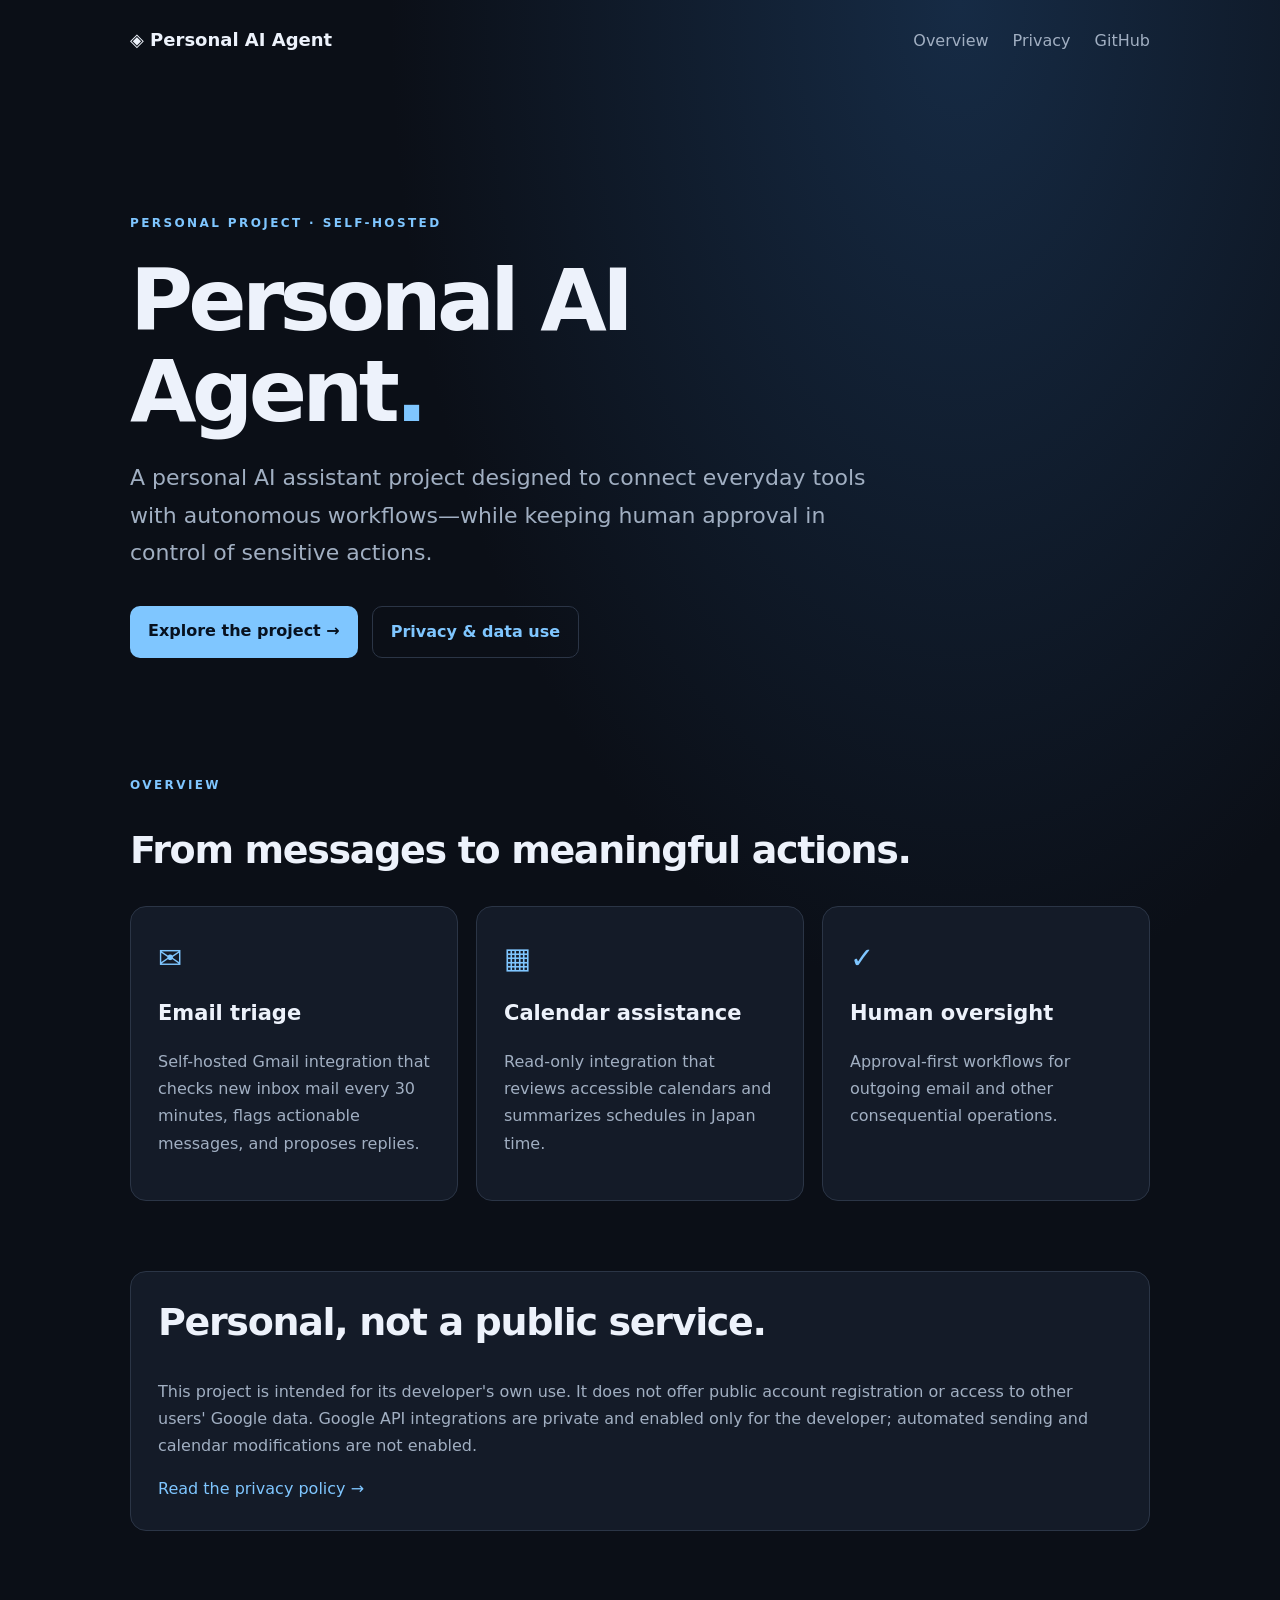
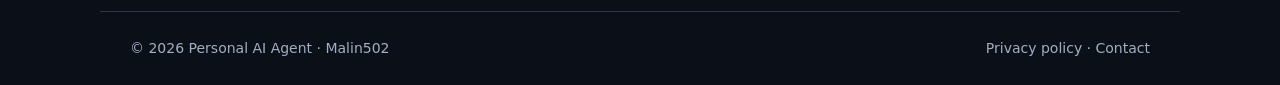
<file: index.html>
<!doctype html>
<html lang="en"><head><meta charset="utf-8"><meta name="viewport" content="width=device-width, initial-scale=1"><meta name="description" content="Personal AI Agent — a privately operated, self-hosted assistant project."><title>Personal AI Agent | Malin502</title><link rel="stylesheet" href="/assets/style.css"></head>
<body><header class="nav"><a class="brand" href="/">◈ Personal AI Agent</a><nav><a href="#overview">Overview</a><a href="/privacy/">Privacy</a><a href="https://github.com/Malin502/personal-ai-agent-site">GitHub</a></nav></header><main>
<section class="hero"><p class="eyebrow">PERSONAL PROJECT · SELF-HOSTED</p><h1>Personal AI Agent<span class="accent">.</span></h1><p class="lede">A personal AI assistant project designed to connect everyday tools with autonomous workflows—while keeping human approval in control of sensitive actions.</p><div class="actions"><a class="primary" href="#overview">Explore the project →</a><a class="secondary" href="/privacy/">Privacy &amp; data use</a></div></section>
<section id="overview"><p class="eyebrow">OVERVIEW</p><h2>From messages to meaningful actions.</h2><div class="cards"><article><span class="symbol">✉</span><h3>Email triage</h3><p>Self-hosted Gmail integration that checks new inbox mail every 30 minutes, flags actionable messages, and proposes replies.</p></article><article><span class="symbol">▦</span><h3>Calendar assistance</h3><p>Read-only integration that reviews accessible calendars and summarizes schedules in Japan time.</p></article><article><span class="symbol">✓</span><h3>Human oversight</h3><p>Approval-first workflows for outgoing email and other consequential operations.</p></article></div></section>
<section class="notice"><h2>Personal, not a public service.</h2><p>This project is intended for its developer's own use. It does not offer public account registration or access to other users' Google data. Google API integrations are private and enabled only for the developer; automated sending and calendar modifications are not enabled.</p><a href="/privacy/">Read the privacy policy →</a></section>
</main><footer><span>© 2026 Personal AI Agent · Malin502</span><span><a href="/privacy/">Privacy policy</a> · <a href="https://github.com/Malin502/personal-ai-agent-site/issues">Contact</a></span></footer></body></html>
</file>
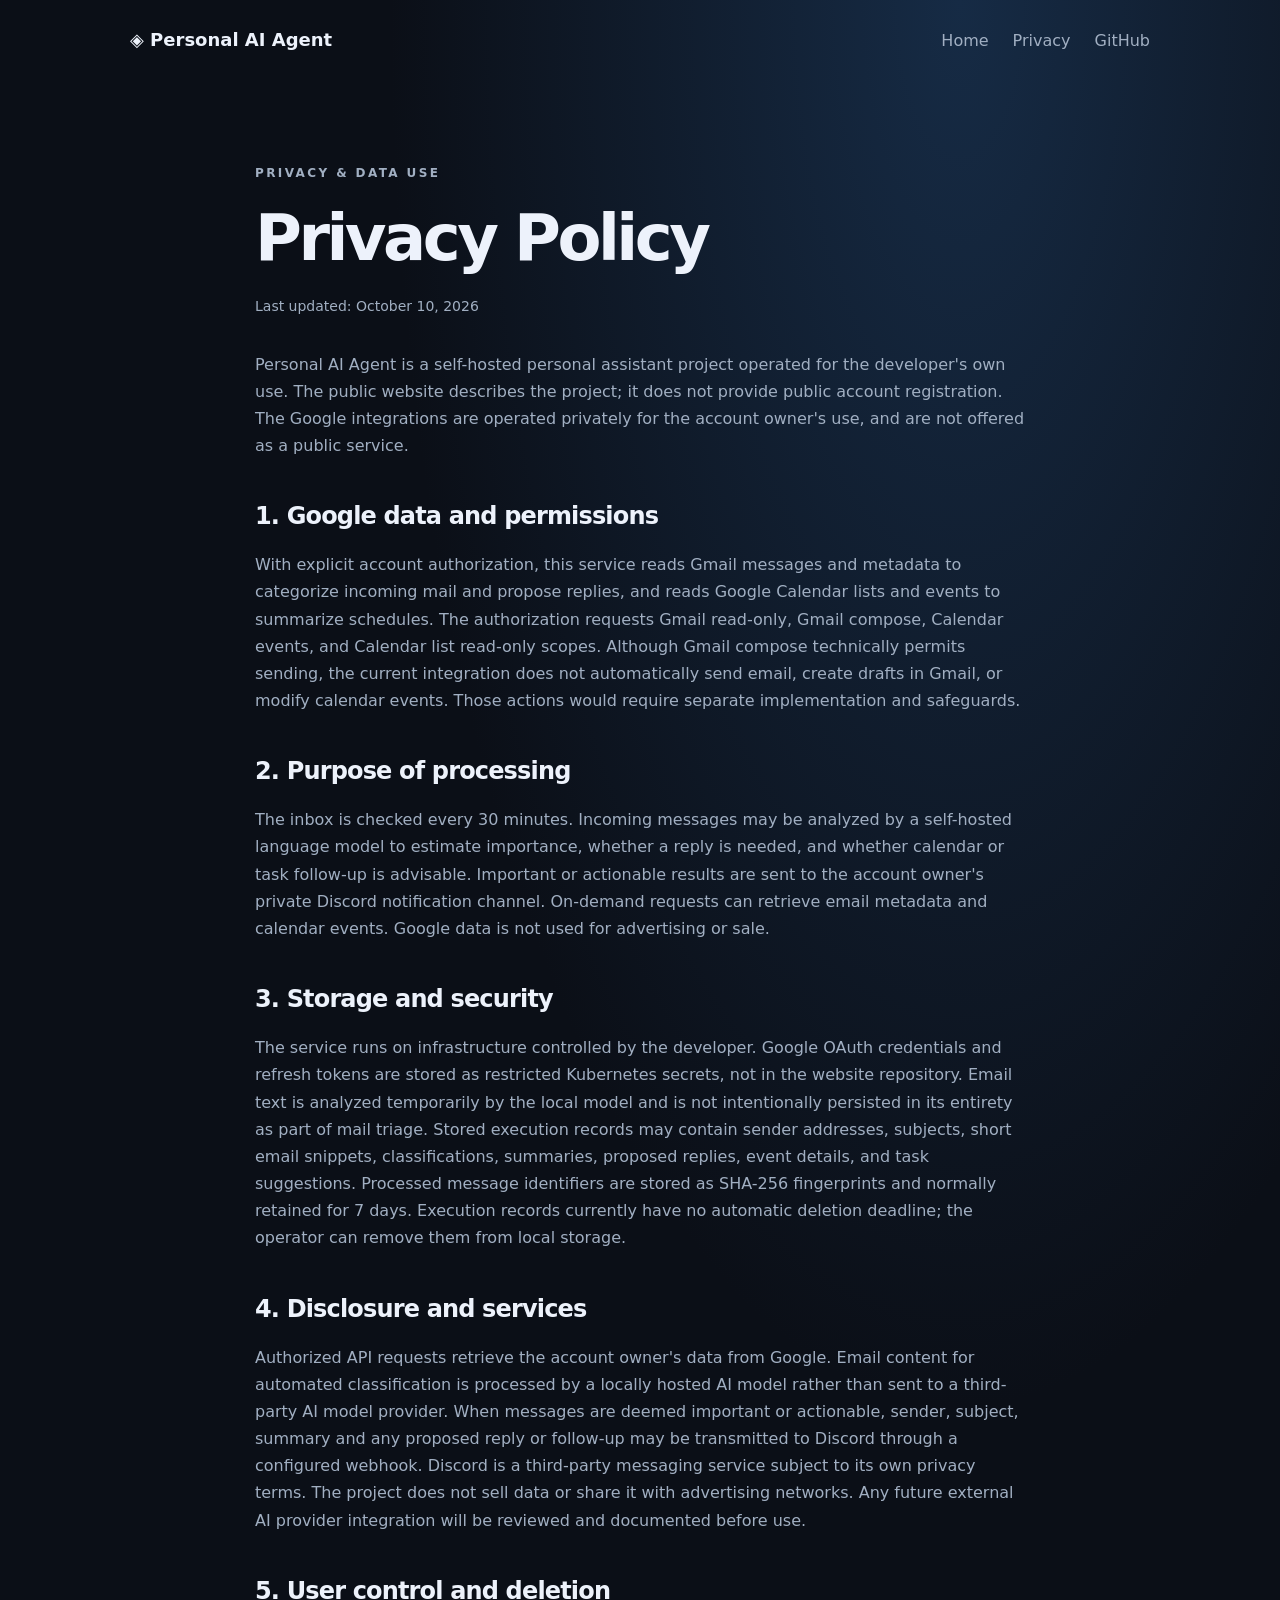
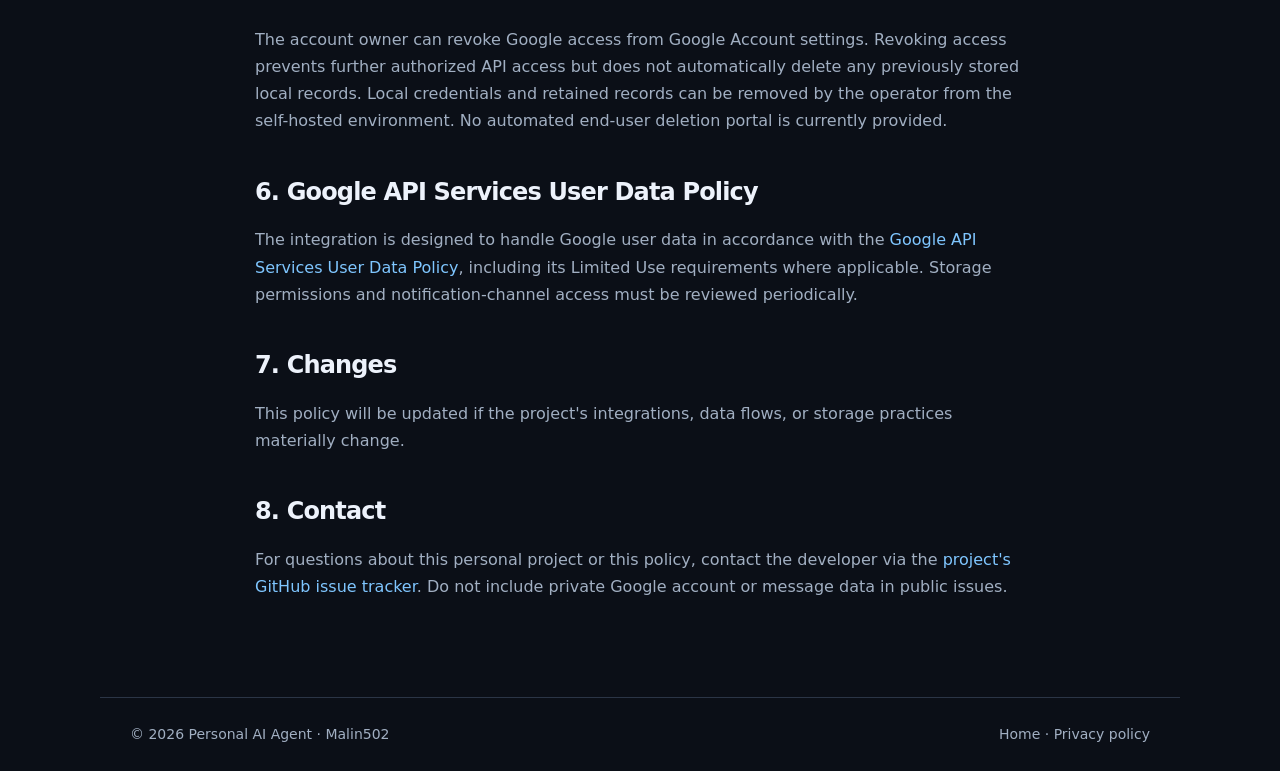
<file: privacy/index.html>
<!doctype html>
<html lang="en"><head><meta charset="utf-8"><meta name="viewport" content="width=device-width, initial-scale=1"><meta name="description" content="Privacy information for Personal AI Agent."><title>Privacy Policy | Personal AI Agent</title><link rel="stylesheet" href="/assets/style.css"></head>
<body><header class="nav"><a class="brand" href="/">◈ Personal AI Agent</a><nav><a href="/">Home</a><a href="/privacy/" aria-current="page">Privacy</a><a href="https://github.com/Malin502/personal-ai-agent-site">GitHub</a></nav></header><main class="policy"><p class="eyebrow">PRIVACY &amp; DATA USE</p><h1>Privacy Policy</h1><p class="updated">Last updated: October 10, 2026</p><p>Personal AI Agent is a self-hosted personal assistant project operated for the developer's own use. The public website describes the project; it does not provide public account registration. The Google integrations are operated privately for the account owner's use, and are not offered as a public service.</p>
<h2>1. Google data and permissions</h2><p>With explicit account authorization, this service reads Gmail messages and metadata to categorize incoming mail and propose replies, and reads Google Calendar lists and events to summarize schedules. The authorization requests Gmail read-only, Gmail compose, Calendar events, and Calendar list read-only scopes. Although Gmail compose technically permits sending, the current integration does not automatically send email, create drafts in Gmail, or modify calendar events. Those actions would require separate implementation and safeguards.</p>
<h2>2. Purpose of processing</h2><p>The inbox is checked every 30 minutes. Incoming messages may be analyzed by a self-hosted language model to estimate importance, whether a reply is needed, and whether calendar or task follow-up is advisable. Important or actionable results are sent to the account owner's private Discord notification channel. On-demand requests can retrieve email metadata and calendar events. Google data is not used for advertising or sale.</p>
<h2>3. Storage and security</h2><p>The service runs on infrastructure controlled by the developer. Google OAuth credentials and refresh tokens are stored as restricted Kubernetes secrets, not in the website repository. Email text is analyzed temporarily by the local model and is not intentionally persisted in its entirety as part of mail triage. Stored execution records may contain sender addresses, subjects, short email snippets, classifications, summaries, proposed replies, event details, and task suggestions. Processed message identifiers are stored as SHA-256 fingerprints and normally retained for 7 days. Execution records currently have no automatic deletion deadline; the operator can remove them from local storage.</p>
<h2>4. Disclosure and services</h2><p>Authorized API requests retrieve the account owner's data from Google. Email content for automated classification is processed by a locally hosted AI model rather than sent to a third-party AI model provider. When messages are deemed important or actionable, sender, subject, summary and any proposed reply or follow-up may be transmitted to Discord through a configured webhook. Discord is a third-party messaging service subject to its own privacy terms. The project does not sell data or share it with advertising networks. Any future external AI provider integration will be reviewed and documented before use.</p>
<h2>5. User control and deletion</h2><p>The account owner can revoke Google access from Google Account settings. Revoking access prevents further authorized API access but does not automatically delete any previously stored local records. Local credentials and retained records can be removed by the operator from the self-hosted environment. No automated end-user deletion portal is currently provided.</p>
<h2>6. Google API Services User Data Policy</h2><p>The integration is designed to handle Google user data in accordance with the <a href="https://developers.google.com/terms/api-services-user-data-policy">Google API Services User Data Policy</a>, including its Limited Use requirements where applicable. Storage permissions and notification-channel access must be reviewed periodically.</p>
<h2>7. Changes</h2><p>This policy will be updated if the project's integrations, data flows, or storage practices materially change.</p>
<h2>8. Contact</h2><p>For questions about this personal project or this policy, contact the developer via the <a href="https://github.com/Malin502/personal-ai-agent-site/issues">project's GitHub issue tracker</a>. Do not include private Google account or message data in public issues.</p></main><footer><span>© 2026 Personal AI Agent · Malin502</span><span><a href="/">Home</a> · <a href="/privacy/">Privacy policy</a></span></footer></body></html>
</file>
<file: assets/style.css>
:root{color-scheme:dark;--bg:#0b0f17;--surface:#141b28;--border:#2b3546;--text:#edf2fb;--muted:#a1afc2;--accent:#7fc6ff}*{box-sizing:border-box}html{scroll-behavior:smooth}body{margin:0;background:radial-gradient(ellipse at 75% 0%,#162b45 0,transparent 42%),var(--bg);color:var(--text);font:16px/1.7 system-ui,-apple-system,BlinkMacSystemFont,"Segoe UI",sans-serif}a{color:var(--accent);text-decoration:none}a:hover{text-decoration:underline}.nav,footer{max-width:1080px;margin:auto;display:flex;align-items:center;justify-content:space-between;gap:20px;padding:25px 30px}.brand{font-size:18px;font-weight:750;color:var(--text)}nav{display:flex;gap:24px}nav a,footer{color:var(--muted)}main{max-width:1080px;margin:auto;padding:20px 30px 80px}.hero{padding:100px 0 105px;max-width:810px}.eyebrow{font-size:12px;letter-spacing:.2em;color:var(--accent);font-weight:750}h1{font-size:clamp(44px,7vw,86px);line-height:1.06;letter-spacing:-.055em;margin:22px 0}.accent{color:var(--accent)}.lede{font-size:clamp(18px,2vw,22px);color:var(--muted);max-width:740px}.actions{display:flex;gap:14px;flex-wrap:wrap;margin-top:35px}.actions a{padding:11px 18px;border-radius:10px;font-weight:650}.primary{background:var(--accent);color:#07111f}.secondary{border:1px solid var(--border)}h2{font-size:clamp(27px,3vw,38px);line-height:1.25;letter-spacing:-.035em}.cards{display:grid;grid-template-columns:repeat(3,1fr);gap:18px;margin-top:32px}.cards article,.notice{background:var(--surface);border:1px solid var(--border);border-radius:16px;padding:27px}.cards h3{margin:13px 0 4px;font-size:21px}.cards p,.notice p,.policy p{color:var(--muted)}.symbol{font-size:29px;color:var(--accent)}.notice{margin-top:70px}.notice h2{margin-top:0}.policy{max-width:830px;margin:50px auto 0}.policy h1{font-size:clamp(42px,6vw,64px)}.policy h2{font-size:24px;margin-top:42px}.updated{font-size:14px;margin-bottom:32px}footer{border-top:1px solid var(--border);font-size:14px}footer a{color:var(--muted)}@media(max-width:680px){.nav,footer{padding:22px}.nav{align-items:flex-start;flex-direction:column;gap:8px}main{padding:0 22px 60px}.hero{padding:65px 0}.cards{grid-template-columns:1fr}footer{align-items:flex-start;flex-direction:column}nav{gap:16px}}
</file>
